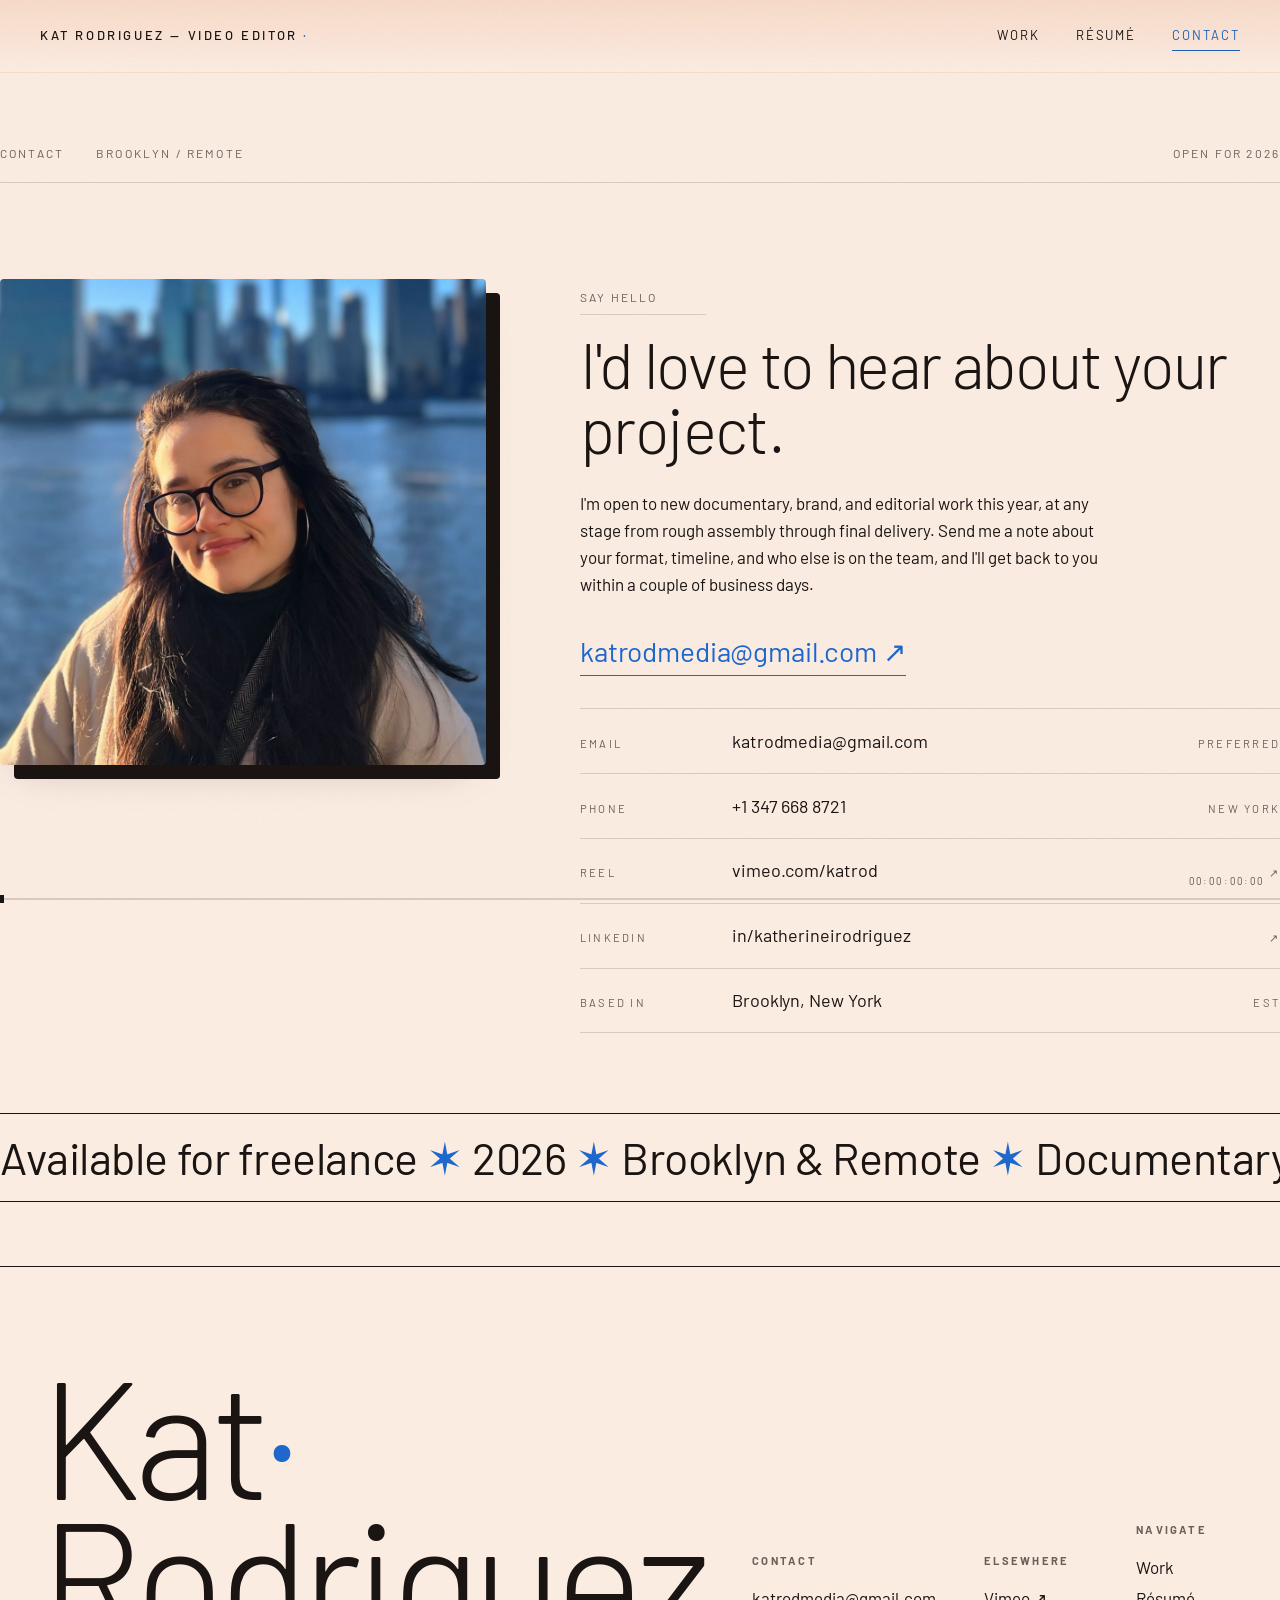
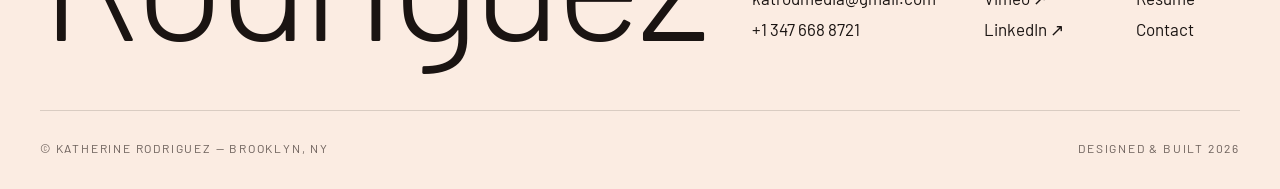
<file: contact.html>
<!doctype html>
<html lang="en">
<head>
  <meta charset="utf-8" />
  <meta name="viewport" content="width=device-width, initial-scale=1" />
  <title>Contact — Kat Rodriguez</title>
  <meta name="description" content="Get in touch with Kat Rodriguez — Brooklyn-based video editor taking on select freelance commissions." />
  <meta property="og:title" content="Contact — Kat Rodriguez" />
  <meta property="og:description" content="Brooklyn-based video editor taking select freelance commissions." />
  <meta property="og:image" content="assets/kat3.jpg" />
  <meta name="theme-color" content="#FBECE2" />
  <link rel="icon" href="data:image/svg+xml,%3Csvg xmlns='http://www.w3.org/2000/svg' viewBox='0 0 64 64'%3E%3Crect width='64' height='64' fill='%23FBECE2'/%3E%3Ctext x='32' y='44' text-anchor='middle' font-family='Georgia' font-style='italic' font-size='42' fill='%231D67CD'%3EK%3C/text%3E%3C/svg%3E" />
  <link rel="stylesheet" href="styles.css" />
</head>
<body>

<header>
  <a href="index.html" class="mark">Kat Rodriguez<span> — Video Editor</span> <span class="dot">·</span></a>
  <nav>
    <a href="index.html">Work</a>
    <a href="resume.html" class="nav-cv">Résumé</a>
    <a href="contact.html" class="current">Contact</a>
  </nav>
</header>

<main>
  <section class="contact-lead container">
    <div class="slate rise rise-sm">
      <div class="left">
        <span class="label">Contact</span>
        <span class="label">Brooklyn / Remote</span>
      </div>
      <div class="right">
        <span class="label">Open for 2026</span>
      </div>
    </div>
  </section>

  <section class="contact-grid container">
    <div class="contact-photo rise d1">
      <img src="assets/kat3.jpg" alt="Kat Rodriguez" loading="lazy" />
    </div>

    <div class="contact-info">
      <span class="label rise d1">Say hello</span>
      <h1 class="contact-headline rise d2">I&apos;d love to hear about your project.</h1>
      <p class="contact-lede rise d3">I&apos;m open to new documentary, brand, and editorial work this year, at any stage from rough assembly through final delivery. Send me a note about your format, timeline, and who else is on the team, and I&apos;ll get back to you within a couple of business days.</p>

      <a class="contact-email rise d3" href="mailto:katrodmedia@gmail.com">katrodmedia@gmail.com ↗</a>

      <ul class="contact-list rise d4">
        <li>
          <span class="key">Email</span>
          <span class="val"><a href="mailto:katrodmedia@gmail.com">katrodmedia@gmail.com</a></span>
          <span class="ext">Preferred</span>
        </li>
        <li>
          <span class="key">Phone</span>
          <span class="val"><a href="tel:+13476688721">+1 347 668 8721</a></span>
          <span class="ext">New York</span>
        </li>
        <li>
          <span class="key">Reel</span>
          <span class="val"><a href="https://vimeo.com/katrod" target="_blank" rel="noopener">vimeo.com/katrod</a></span>
          <span class="ext">↗</span>
        </li>
        <li>
          <span class="key">LinkedIn</span>
          <span class="val"><a href="https://www.linkedin.com/in/katherineirodriguez" target="_blank" rel="noopener">in/katherineirodriguez</a></span>
          <span class="ext">↗</span>
        </li>
        <li>
          <span class="key">Based in</span>
          <span class="val">Brooklyn, New York</span>
          <span class="ext">EST</span>
        </li>
      </ul>
    </div>
  </section>

  <div class="marquee" aria-hidden="true">
    <div class="marquee-track">
      <span>Available for freelance <span class="dot">✶</span> 2026 <span class="dot">✶</span> Brooklyn &amp; Remote <span class="dot">✶</span> Documentary · Brand · Editorial <span class="dot">✶</span></span>
      <span>Available for freelance <span class="dot">✶</span> 2026 <span class="dot">✶</span> Brooklyn &amp; Remote <span class="dot">✶</span> Documentary · Brand · Editorial <span class="dot">✶</span></span>
    </div>
  </div>
</main>

<footer>
  <div class="container">
    <div class="footer-grid">
      <div class="footer-mark">
        Kat<span class="dot">·</span><br/>
        Rodriguez
      </div>
      <div class="footer-col">
        <h4>Contact</h4>
        <a href="mailto:katrodmedia@gmail.com">katrodmedia@gmail.com</a>
        <a href="tel:+13476688721">+1 347 668 8721</a>
      </div>
      <div class="footer-col">
        <h4>Elsewhere</h4>
        <a href="https://vimeo.com/katrod" target="_blank" rel="noopener">Vimeo ↗</a>
        <a href="https://www.linkedin.com/in/katherineirodriguez" target="_blank" rel="noopener">LinkedIn ↗</a>
      </div>
      <div class="footer-col">
        <h4>Navigate</h4>
        <a href="index.html">Work</a>
        <a href="resume.html">Résumé</a>
        <a href="contact.html">Contact</a>
      </div>
    </div>
    <div class="footer-meta">
      <span>© Katherine Rodriguez — Brooklyn, NY</span>
      <span>Designed &amp; built 2026</span>
    </div>
  </div>
</footer>

<div class="timeline" aria-hidden="true">
  <div class="timeline-progress"></div>
  <div class="timeline-head"></div>
</div>
<div class="timeline-tc" aria-hidden="true" data-scroll-tc>00:00:00:00</div>

<script src="main.js"></script>
</body>
</html>
</file>
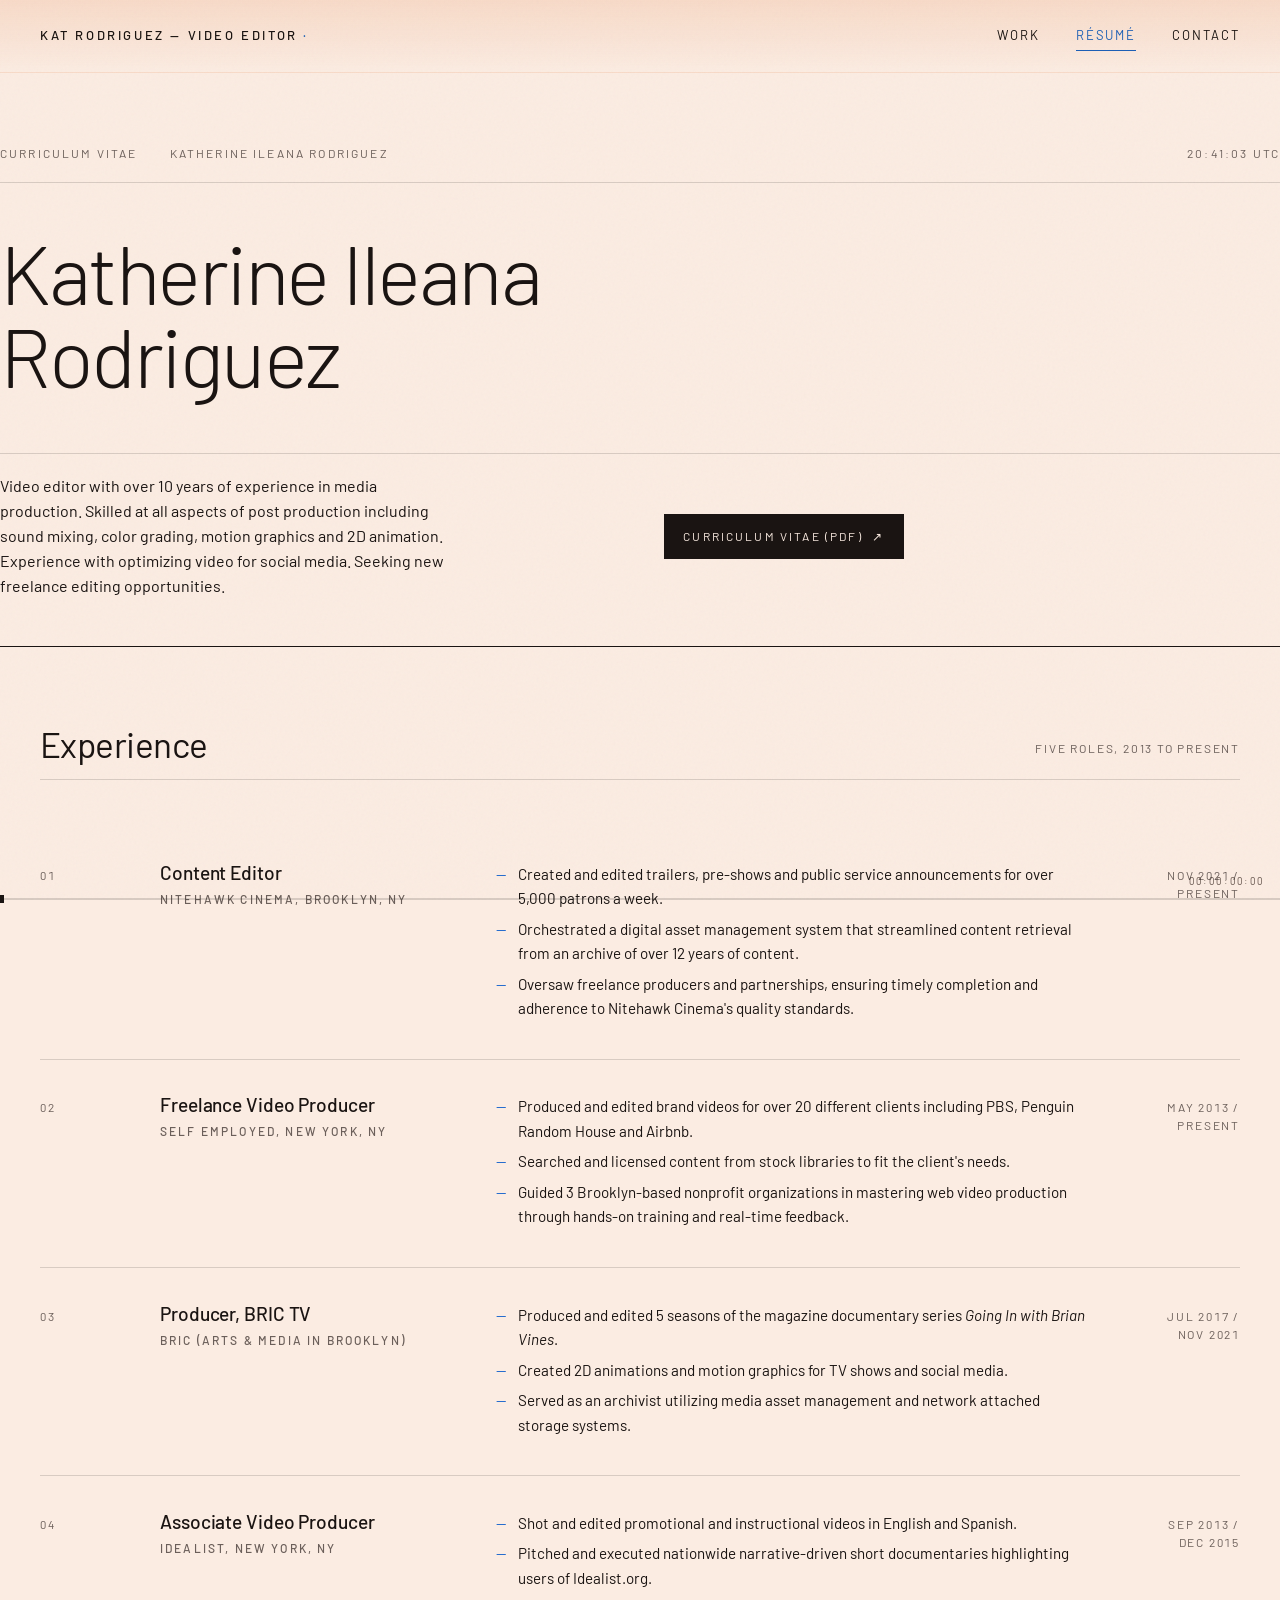
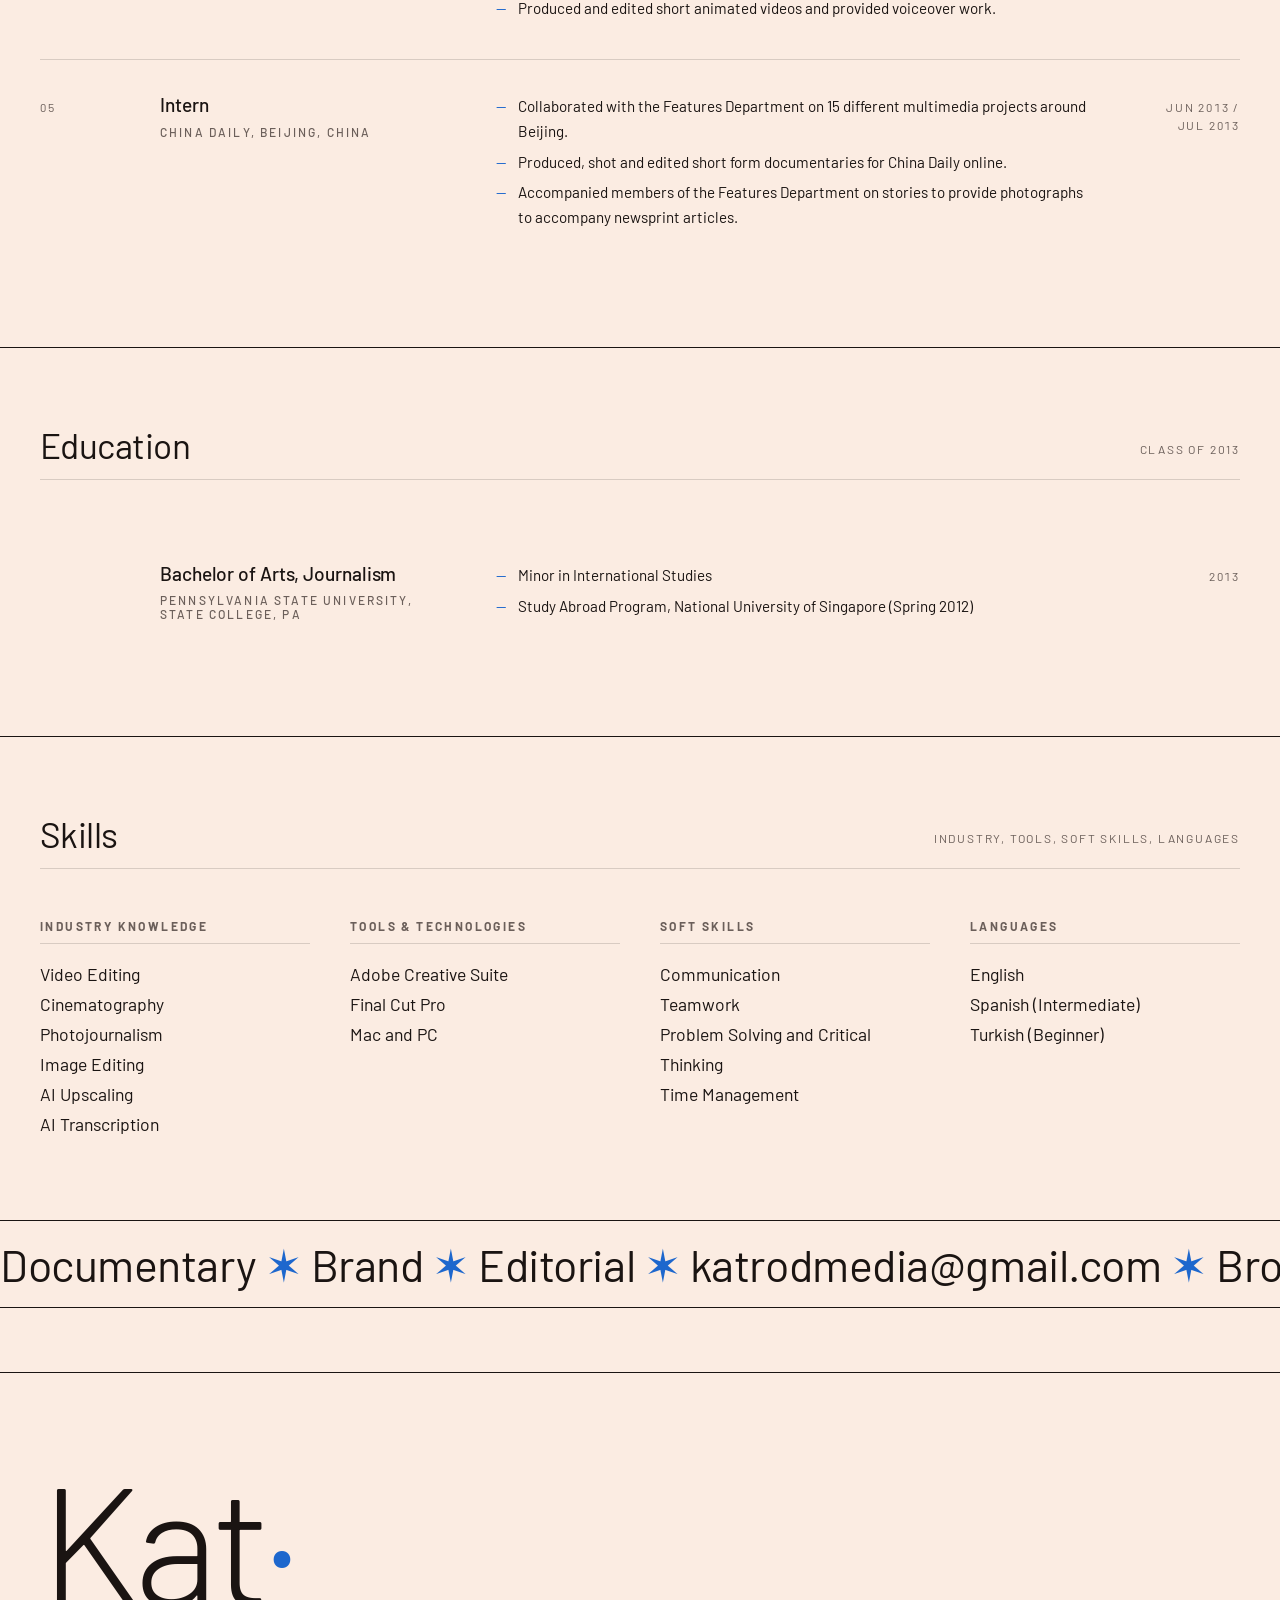
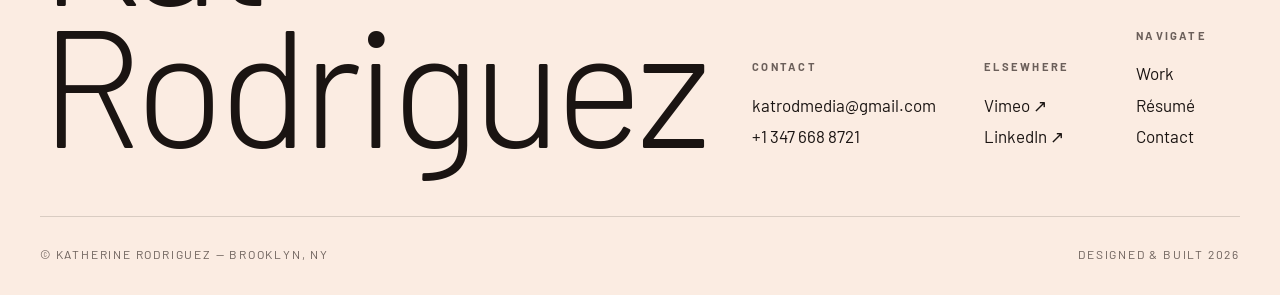
<file: resume.html>
<!doctype html>
<html lang="en">
<head>
  <meta charset="utf-8" />
  <meta name="viewport" content="width=device-width, initial-scale=1" />
  <title>Résumé — Kat Rodriguez</title>
  <meta name="description" content="Résumé of Katherine Ileana Rodriguez — video editor with 10+ years of media production experience across documentary, episodic, and brand work." />
  <meta property="og:title" content="Résumé — Kat Rodriguez" />
  <meta property="og:description" content="Video editor. Ten years across documentary, episodic, and brand work." />
  <meta property="og:image" content="assets/portrait.jpg" />
  <meta name="theme-color" content="#FBECE2" />
  <link rel="icon" href="data:image/svg+xml,%3Csvg xmlns='http://www.w3.org/2000/svg' viewBox='0 0 64 64'%3E%3Crect width='64' height='64' fill='%23FBECE2'/%3E%3Ctext x='32' y='44' text-anchor='middle' font-family='Georgia' font-style='italic' font-size='42' fill='%231D67CD'%3EK%3C/text%3E%3C/svg%3E" />
  <link rel="stylesheet" href="styles.css" />
</head>
<body>

<header>
  <a href="index.html" class="mark">Kat Rodriguez<span> — Video Editor</span> <span class="dot">·</span></a>
  <nav>
    <a href="index.html">Work</a>
    <a href="resume.html" class="current nav-cv">Résumé</a>
    <a href="contact.html">Contact</a>
  </nav>
</header>

<main>
  <section class="resume-head container">
    <div class="slate rise rise-sm">
      <div class="left">
        <span class="label">Curriculum Vitae</span>
        <span class="label">Katherine Ileana Rodriguez</span>
      </div>
      <div class="right">
        <span class="label" data-clock>—</span>
      </div>
    </div>

    <h1 class="resume-name rise d1">Katherine Ileana Rodriguez</h1>

    <div class="resume-sub rise d3">
      <p>Video editor with over 10 years of experience in media production. Skilled at all aspects of post production including sound mixing, color grading, motion graphics and 2D animation. Experience with optimizing video for social media. Seeking new freelance editing opportunities.</p>
      <div>
        <a class="btn" href="assets/kat-rodriguez-resume.pdf" target="_blank" rel="noopener">
          Curriculum Vitae (PDF) <span class="arrow">↗</span>
        </a>
      </div>
    </div>
  </section>

  <section class="resume-section reveal">
    <div class="container">
      <div class="resume-section-head">
        <h2>Experience</h2>
        <span class="meta">Five roles, 2013 to present</span>
      </div>

      <div class="resume-row">
        <span class="idx">01</span>
        <div class="resume-role">
          Content Editor
          <span class="company">Nitehawk Cinema, Brooklyn, NY</span>
        </div>
        <ul class="resume-bullets">
          <li>Created and edited trailers, pre-shows and public service announcements for over 5,000 patrons a week.</li>
          <li>Orchestrated a digital asset management system that streamlined content retrieval from an archive of over 12 years of content.</li>
          <li>Oversaw freelance producers and partnerships, ensuring timely completion and adherence to Nitehawk Cinema&apos;s quality standards.</li>
        </ul>
        <span class="resume-dates">Nov 2021 / <br/>Present</span>
      </div>

      <div class="resume-row">
        <span class="idx">02</span>
        <div class="resume-role">
          Freelance Video Producer
          <span class="company">Self Employed, New York, NY</span>
        </div>
        <ul class="resume-bullets">
          <li>Produced and edited brand videos for over 20 different clients including PBS, Penguin Random House and Airbnb.</li>
          <li>Searched and licensed content from stock libraries to fit the client&apos;s needs.</li>
          <li>Guided 3 Brooklyn-based nonprofit organizations in mastering web video production through hands-on training and real-time feedback.</li>
        </ul>
        <span class="resume-dates">May 2013 / <br/>Present</span>
      </div>

      <div class="resume-row">
        <span class="idx">03</span>
        <div class="resume-role">
          Producer, BRIC TV
          <span class="company">BRIC (Arts &amp; Media in Brooklyn)</span>
        </div>
        <ul class="resume-bullets">
          <li>Produced and edited 5 seasons of the magazine documentary series <em>Going In with Brian Vines</em>.</li>
          <li>Created 2D animations and motion graphics for TV shows and social media.</li>
          <li>Served as an archivist utilizing media asset management and network attached storage systems.</li>
        </ul>
        <span class="resume-dates">Jul 2017 / <br/>Nov 2021</span>
      </div>

      <div class="resume-row">
        <span class="idx">04</span>
        <div class="resume-role">
          Associate Video Producer
          <span class="company">Idealist, New York, NY</span>
        </div>
        <ul class="resume-bullets">
          <li>Shot and edited promotional and instructional videos in English and Spanish.</li>
          <li>Pitched and executed nationwide narrative-driven short documentaries highlighting users of Idealist.org.</li>
          <li>Produced and edited short animated videos and provided voiceover work.</li>
        </ul>
        <span class="resume-dates">Sep 2013 / <br/>Dec 2015</span>
      </div>

      <div class="resume-row">
        <span class="idx">05</span>
        <div class="resume-role">
          Intern
          <span class="company">China Daily, Beijing, China</span>
        </div>
        <ul class="resume-bullets">
          <li>Collaborated with the Features Department on 15 different multimedia projects around Beijing.</li>
          <li>Produced, shot and edited short form documentaries for China Daily online.</li>
          <li>Accompanied members of the Features Department on stories to provide photographs to accompany newsprint articles.</li>
        </ul>
        <span class="resume-dates">Jun 2013 / <br/>Jul 2013</span>
      </div>
    </div>
  </section>

  <section class="resume-section reveal">
    <div class="container">
      <div class="resume-section-head">
        <h2>Education</h2>
        <span class="meta">Class of 2013</span>
      </div>

      <div class="resume-row">
        <span class="idx" aria-hidden="true"></span>
        <div class="resume-role">
          Bachelor of Arts, Journalism
          <span class="company">Pennsylvania State University, State College, PA</span>
        </div>
        <ul class="resume-bullets">
          <li>Minor in International Studies</li>
          <li>Study Abroad Program, National University of Singapore (Spring 2012)</li>
        </ul>
        <span class="resume-dates">2013</span>
      </div>
    </div>
  </section>

  <section class="resume-section reveal">
    <div class="container">
      <div class="resume-section-head">
        <h2>Skills</h2>
        <span class="meta">Industry, tools, soft skills, languages</span>
      </div>

      <div class="skills-grid">
        <div class="skill-col">
          <h3>Industry Knowledge</h3>
          <ul>
            <li>Video Editing</li>
            <li>Cinematography</li>
            <li>Photojournalism</li>
            <li>Image Editing</li>
            <li>AI Upscaling</li>
            <li>AI Transcription</li>
          </ul>
        </div>
        <div class="skill-col">
          <h3>Tools &amp; Technologies</h3>
          <ul>
            <li>Adobe Creative Suite</li>
            <li>Final Cut Pro</li>
            <li>Mac and PC</li>
          </ul>
        </div>
        <div class="skill-col">
          <h3>Soft Skills</h3>
          <ul>
            <li>Communication</li>
            <li>Teamwork</li>
            <li>Problem Solving and Critical Thinking</li>
            <li>Time Management</li>
          </ul>
        </div>
        <div class="skill-col">
          <h3>Languages</h3>
          <ul>
            <li>English</li>
            <li>Spanish (Intermediate)</li>
            <li>Turkish (Beginner)</li>
          </ul>
        </div>
      </div>
    </div>
  </section>

  <div class="marquee" aria-hidden="true">
    <div class="marquee-track">
      <span>Documentary <span class="dot">✶</span> Brand <span class="dot">✶</span> Editorial <span class="dot">✶</span> katrodmedia@gmail.com <span class="dot">✶</span> Brooklyn, NY <span class="dot">✶</span></span>
      <span>Documentary <span class="dot">✶</span> Brand <span class="dot">✶</span> Editorial <span class="dot">✶</span> katrodmedia@gmail.com <span class="dot">✶</span> Brooklyn, NY <span class="dot">✶</span></span>
    </div>
  </div>
</main>

<footer>
  <div class="container">
    <div class="footer-grid">
      <div class="footer-mark">
        Kat<span class="dot">·</span><br/>
        Rodriguez
      </div>
      <div class="footer-col">
        <h4>Contact</h4>
        <a href="mailto:katrodmedia@gmail.com">katrodmedia@gmail.com</a>
        <a href="tel:+13476688721">+1 347 668 8721</a>
      </div>
      <div class="footer-col">
        <h4>Elsewhere</h4>
        <a href="https://vimeo.com/katrod" target="_blank" rel="noopener">Vimeo ↗</a>
        <a href="https://www.linkedin.com/in/katherineirodriguez" target="_blank" rel="noopener">LinkedIn ↗</a>
      </div>
      <div class="footer-col">
        <h4>Navigate</h4>
        <a href="index.html">Work</a>
        <a href="resume.html">Résumé</a>
        <a href="contact.html">Contact</a>
      </div>
    </div>
    <div class="footer-meta">
      <span>© Katherine Rodriguez — Brooklyn, NY</span>
      <span>Designed &amp; built 2026</span>
    </div>
  </div>
</footer>

<div class="timeline" aria-hidden="true">
  <div class="timeline-progress"></div>
  <div class="timeline-head"></div>
</div>
<div class="timeline-tc" aria-hidden="true" data-scroll-tc>00:00:00:00</div>

<script src="main.js"></script>
</body>
</html>
</file>
<file: styles.css>
@import url('https://fonts.googleapis.com/css2?family=Barlow:ital,wght@0,300;0,400;0,500;0,600;1,300;1,400;1,500&display=swap');

:root {
  --bg: #FBECE2;
  --bg-deep: #F4E1D2;
  --ink: #1A1412;
  --ink-soft: #6B5F5A;
  --rule-soft: rgba(26, 20, 18, 0.15);
  --accent: #1D67CD;
  --accent-deep: #0D4E9F;
  --mat: #1a1412;
}

* { margin: 0; padding: 0; box-sizing: border-box; }

html { scroll-behavior: smooth; }

body {
  background: var(--bg);
  color: var(--ink);
  font-family: 'Barlow', system-ui, -apple-system, sans-serif;
  font-weight: 400;
  font-size: 17px;
  line-height: 1.5;
  -webkit-font-smoothing: antialiased;
  text-rendering: optimizeLegibility;
  overflow-x: hidden;
}

/* Film grain — gives everything a tactile, photographic feel */
body::before {
  content: '';
  position: fixed; inset: 0;
  background-image: url("data:image/svg+xml,%3Csvg viewBox='0 0 400 400' xmlns='http://www.w3.org/2000/svg'%3E%3Cfilter id='n'%3E%3CfeTurbulence type='fractalNoise' baseFrequency='0.85' numOctaves='3' stitchTiles='stitch'/%3E%3C/filter%3E%3Crect width='100%25' height='100%25' filter='url(%23n)' opacity='0.55'/%3E%3C/svg%3E");
  opacity: 0.06;
  pointer-events: none;
  z-index: 100;
  mix-blend-mode: multiply;
}

::selection { background: var(--accent); color: var(--bg); }

a { color: inherit; text-decoration: none; }

.em { font-style: italic; color: var(--accent); font-weight: 400; }
.mono { font-variant-numeric: tabular-nums; }
.label { font-size: 0.75rem; letter-spacing: 0.18em; text-transform: uppercase; color: var(--ink-soft); }

.container { max-width: 1480px; margin: 0 auto; padding: 0 2.5rem; }

/* ———————————————————————————————————————————————————— header */
header {
  position: fixed; top: 0; left: 0; right: 0;
  padding: 1.5rem 2.5rem;
  display: flex; justify-content: space-between; align-items: center;
  z-index: 110;
  font-size: 0.8125rem;
  letter-spacing: 0.15em;
  text-transform: uppercase;
  mix-blend-mode: multiply;
  background: linear-gradient(to bottom, var(--bg), transparent);
  transition: background 0.3s ease, padding 0.3s ease, border-color 0.3s ease;
  border-bottom: 1px solid transparent;
  transform: translateZ(0);
}
header.scrolled {
  mix-blend-mode: normal;
  background: rgba(251, 236, 226, 0.88);
  -webkit-backdrop-filter: blur(10px) saturate(140%);
  backdrop-filter: blur(10px) saturate(140%);
  border-bottom-color: var(--rule-soft);
  padding-top: 1rem; padding-bottom: 1rem;
}
header .mark { font-weight: 500; letter-spacing: 0.2em; }
header .mark .dot { color: var(--accent); }
header nav { display: flex; gap: 2.25rem; }
header nav a { position: relative; padding: 2px 0; transition: color 0.2s; }
header nav a::after {
  content: ''; position: absolute; bottom: -3px; left: 0; height: 1px;
  width: 100%; background: currentColor; transform: scaleX(0); transform-origin: right;
  transition: transform 0.3s cubic-bezier(0.65, 0, 0.35, 1);
}
header nav a:hover::after, header nav a.current::after { transform: scaleX(1); transform-origin: left; }
header nav a.current { color: var(--accent); }

/* ———————————————————————————————————————————————————— hero */
.hero { padding: 8rem 0 3rem; position: relative; }
.slate {
  display: flex; justify-content: space-between; align-items: baseline;
  padding-bottom: 1.25rem; margin-bottom: 3rem;
  border-bottom: 1px solid var(--rule-soft);
}
.slate .left, .slate .right { display: flex; gap: 2rem; flex-wrap: wrap; }

.hero-grid {
  display: grid;
  grid-template-columns: 7fr 5fr;
  gap: 4rem;
  align-items: center;
}

.hero-display {
  font-family: 'Barlow', sans-serif;
  font-weight: 300;
  font-size: clamp(2.75rem, 7.5vw, 6.75rem);
  line-height: 1;
  letter-spacing: -0.025em;
  max-width: 12ch;
}
.hero-display .em { font-weight: 300; }

.hero-sub { margin-top: 2.25rem; max-width: 42ch; }
.hero-sub p { font-size: 1.0625rem; line-height: 1.55; margin-bottom: 1rem; color: var(--ink); }
.hero-sub p:last-child { margin-bottom: 0; color: var(--ink-soft); }

.hero-ctas { margin-top: 2.5rem; display: flex; gap: 0.75rem; flex-wrap: wrap; }

.hero-photo {
  aspect-ratio: 4/5;
  position: relative;
  margin-right: 14px;
  margin-bottom: 14px;
}
.hero-photo::before {
  content: '';
  position: absolute; inset: 0;
  background: var(--mat);
  transform: translate(14px, 14px);
  border-radius: 4px;
  z-index: 0;
  transition: transform 0.6s cubic-bezier(0.2, 0, 0, 1);
}
.hero-photo img {
  position: relative;
  z-index: 1;
  width: 100%; height: 100%;
  object-fit: cover;
  border-radius: 4px;
  display: block;
  box-shadow: 0 20px 40px -24px rgba(26, 20, 18, 0.35);
  transition: transform 0.6s cubic-bezier(0.2, 0, 0, 1);
}
.hero-photo:hover::before { transform: translate(18px, 18px); }
.hero-photo:hover img { transform: translate(-2px, -2px); }
.hero-photo::after {
  content: attr(data-caption);
  position: absolute;
  top: calc(100% + 1.5rem);
  left: 0;
  font-size: 0.7rem;
  letter-spacing: 0.22em;
  text-transform: uppercase;
  color: var(--ink-soft);
  z-index: 2;
}

/* ———————————————————————————————————————————————————— selected works */
.works { padding: 6rem 0 3rem; scroll-margin-top: 4rem; }
.works-head {
  display: flex; justify-content: space-between; align-items: baseline;
  padding-bottom: 1.25rem; margin-bottom: 0;
  border-bottom: 1px solid var(--ink);
}
.works-head .title { font-family: 'Barlow', sans-serif; font-weight: 400; font-size: clamp(1.5rem, 2.75vw, 2.25rem); line-height: 1; letter-spacing: -0.015em; }
.works-head .count { font-size: 0.8125rem; letter-spacing: 0.15em; text-transform: uppercase; color: var(--ink-soft); }

.project {
  display: grid;
  grid-template-columns: 3rem 1fr 2.5rem;
  gap: 2.5rem;
  align-items: start;
  padding: 2.25rem 0;
  border-bottom: 1px solid var(--rule-soft);
  transition: padding 0.35s cubic-bezier(0.2, 0, 0, 1), color 0.25s;
  cursor: pointer;
  position: relative;
}
.project:hover { padding-left: 1.5rem; color: var(--accent); }
.project::before {
  content: ''; position: absolute; left: 0; top: 50%;
  width: 0.5rem; height: 1px; background: var(--accent);
  opacity: 0; transform: translateX(-0.5rem);
  transition: opacity 0.3s, transform 0.3s;
}
.project:hover::before { opacity: 1; transform: translateX(0); }
.project .num { font-size: 0.75rem; letter-spacing: 0.15em; color: var(--ink-soft); font-variant-numeric: tabular-nums; padding-top: 0.6rem; }
.project .title {
  font-family: 'Barlow', sans-serif;
  font-weight: 400;
  font-size: clamp(1.4rem, 3vw, 2.5rem);
  line-height: 1.05;
  letter-spacing: -0.015em;
}
.project .title em { font-style: italic; font-weight: 400; color: var(--ink-soft); }
.project:hover .title em { color: currentColor; }
.project-meta {
  list-style: none;
  display: flex;
  flex-wrap: wrap;
  gap: 0.45rem 1.25rem;
  margin-top: 0.85rem;
  font-size: 0.7rem;
  letter-spacing: 0.18em;
  text-transform: uppercase;
  color: var(--ink-soft);
  font-variant-numeric: tabular-nums;
}
.project-meta li { position: relative; }
.project-meta li + li::before {
  content: ''; position: absolute; left: -0.7rem; top: 50%;
  width: 3px; height: 3px;
  border-radius: 50%;
  background: var(--rule-soft);
  transform: translateY(-50%);
}
.project:hover .project-meta { color: inherit; }
.project:hover .project-meta li + li::before { background: currentColor; opacity: 0.35; }
.project .arrow {
  font-size: 1.35rem; padding-top: 0.35rem; text-align: right;
  transition: transform 0.35s cubic-bezier(0.2, 0, 0, 1);
}
.project:hover .arrow { transform: translate(4px, -4px); }

.project-thumb { display: none; }

.works-foot {
  display: grid;
  grid-template-columns: 1fr auto;
  gap: 2rem;
  align-items: center;
  padding: 2.5rem 1.25rem 2.5rem 0;
  border-top: 1px solid var(--ink);
  margin-top: 1rem;
  color: var(--ink);
  text-decoration: none;
  transition: color 0.25s, padding 0.4s cubic-bezier(0.2, 0, 0, 1);
  position: relative;
  overflow: hidden;
}
.works-foot::after {
  content: ''; position: absolute; left: 0; right: 0; bottom: 0;
  height: 0; background: var(--ink);
  transition: height 0.35s cubic-bezier(0.2, 0, 0, 1);
}
.works-foot:hover { padding-left: 1.5rem; color: var(--bg); }
.works-foot:hover::after { height: 100%; top: 0; }
.works-foot > * { position: relative; z-index: 1; }
.works-foot .label {
  display: block;
  font-size: 0.75rem; letter-spacing: 0.2em; text-transform: uppercase;
  color: var(--ink-soft);
  margin-bottom: 0.4rem;
  transition: color 0.25s;
}
.works-foot:hover .label { color: rgba(251,236,226,0.6); }
.works-foot .prompt {
  font-family: 'Barlow', sans-serif;
  font-weight: 300;
  font-size: clamp(1.75rem, 3.75vw, 2.75rem);
  line-height: 1;
  letter-spacing: -0.02em;
}
.works-foot .arrow {
  font-size: clamp(1.75rem, 3.5vw, 2.5rem);
  line-height: 1;
  transition: transform 0.4s cubic-bezier(0.2, 0, 0, 1);
}
.works-foot:hover .arrow { transform: translate(8px, -8px); }

/* Hover preview — floats near cursor */
.preview {
  position: fixed;
  width: 420px; aspect-ratio: 16/9;
  pointer-events: none;
  opacity: 0;
  transform: translate(-50%, -50%) scale(0.92) rotate(-1.5deg);
  transition: opacity 0.28s cubic-bezier(0.2, 0, 0, 1), transform 0.28s cubic-bezier(0.2, 0, 0, 1);
  z-index: 40;
  overflow: hidden;
  box-shadow: 0 30px 80px -20px rgba(26,20,18,0.35);
}
.preview.active { opacity: 1; transform: translate(-50%, -50%) scale(1) rotate(-1.5deg); }
.pv-media { position: absolute; inset: 0; overflow: hidden; background: #0b0706; }
.pv-thumb { width: 100%; height: 100%; object-fit: cover; display: block; filter: saturate(1.05); }
.pv-video { position: absolute; inset: 0; opacity: 0; transition: opacity 0.35s ease; pointer-events: none; }
.pv-video.ready { opacity: 1; }
.pv-video iframe { width: 100%; height: 100%; border: 0; pointer-events: none; }
.preview-chrome {
  position: absolute; inset: 0; display: flex; flex-direction: column; justify-content: space-between;
  padding: 0.75rem 1rem; color: white;
  font-size: 0.6875rem; letter-spacing: 0.2em; text-transform: uppercase;
  background: linear-gradient(to bottom, rgba(0,0,0,0.45), rgba(0,0,0,0.1) 30%, rgba(0,0,0,0) 60%, rgba(0,0,0,0.55));
  font-variant-numeric: tabular-nums;
}
.preview-chrome .tc { display: flex; justify-content: space-between; }
.preview-chrome .play { display: flex; justify-content: space-between; align-items: center; }
.preview-chrome .play-btn {
  display: inline-flex; align-items: center; gap: 0.5rem;
  font-size: 0.6875rem; letter-spacing: 0.25em;
}

/* ———————————————————————————————————————————————————— clients masthead */
.clients {
  padding: 6rem 0 4rem;
}
.clients-head {
  display: flex; justify-content: space-between; align-items: baseline;
  padding-bottom: 1.25rem; margin-bottom: 2.5rem;
  border-bottom: 1px solid var(--rule-soft);
}
.clients-head .title {
  font-family: 'Barlow', sans-serif; font-weight: 400;
  font-size: clamp(1.25rem, 2.25vw, 1.875rem);
  line-height: 1; letter-spacing: -0.01em;
}
.clients-head .count { font-size: 0.75rem; letter-spacing: 0.15em; text-transform: uppercase; color: var(--ink-soft); }

.clients-grid {
  display: grid;
  grid-template-columns: repeat(3, 1fr);
  gap: 0;
}
.clients-grid li {
  list-style: none;
  font-family: 'Barlow', sans-serif;
  font-weight: 300;
  font-size: clamp(1.35rem, 2.3vw, 1.85rem);
  line-height: 1.2;
  letter-spacing: -0.015em;
  padding: 1rem 0;
  border-top: 1px solid var(--rule-soft);
  position: relative;
  display: flex;
  flex-direction: column;
}
.clients-grid li:nth-child(-n+3) { border-top: 0; padding-top: 0; }
.clients-grid li .role {
  display: block;
  font-size: 0.7rem; letter-spacing: 0.2em; text-transform: uppercase;
  color: var(--ink-soft); font-weight: 400;
  margin-top: auto;
  padding-top: 0.75rem;
}

/* ———————————————————————————————————————————————————— timeline playhead */
.timeline {
  position: fixed;
  bottom: 0; left: 0; right: 0;
  height: 2px;
  background: var(--rule-soft);
  z-index: 55;
  pointer-events: none;
}
.timeline-progress {
  height: 100%;
  width: 0;
  background: var(--ink);
  transition: width 0.08s linear;
}
.timeline-head {
  position: absolute;
  top: -3px; left: 0;
  width: 8px; height: 8px;
  background: var(--ink);
  transform: translateX(-4px);
  transition: left 0.08s linear;
}
.timeline-tc {
  position: fixed;
  bottom: 10px; right: 1rem;
  font-size: 0.65rem; letter-spacing: 0.2em;
  color: var(--ink-soft);
  font-variant-numeric: tabular-nums;
  pointer-events: none;
  z-index: 55;
  mix-blend-mode: multiply;
}

/* ———————————————————————————————————————————————————— about strip */
.about {
  display: grid; grid-template-columns: 5fr 7fr;
  gap: 4rem; align-items: center;
  padding: 9rem 0;
}
.about-photo {
  aspect-ratio: 4/5;
  overflow: hidden;
  position: relative;
  background: var(--accent);
}
.about-photo img {
  width: 100%; height: 100%; object-fit: cover;
  mix-blend-mode: multiply;
  filter: contrast(1.08) saturate(0.9);
  transition: transform 1.2s cubic-bezier(0.2, 0, 0, 1);
}
.about-photo:hover img { transform: scale(1.03); }
.about-photo::after {
  content: attr(data-caption);
  position: absolute; bottom: 0.75rem; left: 0.75rem;
  color: var(--bg);
  font-size: 0.6875rem; letter-spacing: 0.22em; text-transform: uppercase;
  mix-blend-mode: difference;
}
.about-text { font-family: 'Barlow', sans-serif; font-weight: 400; font-size: clamp(1.1rem, 1.5vw, 1.25rem); line-height: 1.6; max-width: 50ch; }
.about-text p + p { margin-top: 1.25rem; }
.about-text a { color: var(--accent); border-bottom: 1px solid currentColor; padding-bottom: 1px; }
.about-text a:hover { color: var(--accent-deep); }

.about-meta {
  margin-top: 3rem;
  display: grid; grid-template-columns: 1fr 1fr 1fr; gap: 2rem;
  padding-top: 1.25rem;
  border-top: 1px solid var(--rule-soft);
  font-family: 'Barlow', sans-serif;
}
.about-meta dt { font-size: 0.7rem; letter-spacing: 0.18em; text-transform: uppercase; color: var(--ink-soft); margin-bottom: 0.35rem; }
.about-meta dd { font-size: 0.9rem; }

/* ———————————————————————————————————————————————————— marquee */
.marquee {
  overflow: hidden; white-space: nowrap;
  border-top: 1px solid var(--ink); border-bottom: 1px solid var(--ink);
  padding: 1.3rem 0;
  font-family: 'Barlow', sans-serif;
  font-weight: 400;
  font-size: clamp(1.5rem, 3.5vw, 3rem);
  letter-spacing: -0.01em;
  line-height: 1;
}
.marquee-track { display: inline-flex; gap: 2rem; animation: marquee 55s linear infinite; white-space: nowrap; will-change: transform; }
.marquee-track .dot { color: var(--accent); }
@keyframes marquee { from { transform: translateX(0); } to { transform: translateX(-50%); } }

/* ———————————————————————————————————————————————————— footer */
footer {
  padding: 6rem 0 2rem;
  border-top: 1px solid var(--ink);
  margin-top: 4rem;
}
.footer-grid { display: grid; grid-template-columns: 2fr 1fr 1fr 1fr; gap: 3rem; align-items: end; }
.footer-mark {
  font-family: 'Barlow', sans-serif; font-weight: 300;
  font-size: clamp(4rem, 13vw, 13rem);
  line-height: 0.85;
  letter-spacing: -0.04em;
}
.footer-mark .dot { color: var(--accent); }
.footer-col h4 { font-size: 0.7rem; letter-spacing: 0.2em; text-transform: uppercase; margin-bottom: 0.85rem; color: var(--ink-soft); }
.footer-col a { display: block; padding: 0.18rem 0; transition: color 0.2s, transform 0.2s; }
.footer-col a:hover { color: var(--accent); transform: translateX(0.35rem); }
.footer-meta {
  padding-top: 1.75rem; margin-top: 4rem;
  border-top: 1px solid var(--rule-soft);
  display: flex; justify-content: space-between; flex-wrap: wrap; gap: 1rem;
  font-size: 0.75rem; letter-spacing: 0.15em; text-transform: uppercase;
  color: var(--ink-soft);
}

/* ———————————————————————————————————————————————————— lightbox */
.lightbox {
  position: fixed; inset: 0;
  background: rgba(10, 7, 5, 0.94);
  display: flex; align-items: center; justify-content: center;
  z-index: 200;
  opacity: 0; pointer-events: none;
  transition: opacity 0.35s cubic-bezier(0.2, 0, 0, 1);
  backdrop-filter: blur(6px);
}
.lightbox.active { opacity: 1; pointer-events: all; }
.lightbox-inner { width: 92%; max-width: 1280px; aspect-ratio: 16/9; position: relative; box-shadow: 0 50px 120px -10px rgba(0,0,0,0.6); }
.lightbox iframe { width: 100%; height: 100%; border: 0; display: block; background: black; }
.lightbox-close {
  position: absolute; top: -2.75rem; right: 0;
  background: none; border: none; color: rgba(255,255,255,0.7); cursor: pointer;
  font-size: 0.75rem; letter-spacing: 0.25em; text-transform: uppercase;
  padding: 0.5rem 0.5rem 0.5rem 1rem; transition: color 0.2s;
  font-family: 'Barlow', sans-serif;
}
.lightbox-close:hover { color: white; }

/* ———————————————————————————————————————————————————— resume */
.resume-head { padding: 9rem 0 3rem; }
.resume-name {
  font-family: 'Barlow', sans-serif;
  font-weight: 300;
  font-size: clamp(2.5rem, 6.5vw, 5.5rem);
  line-height: 1;
  letter-spacing: -0.03em;
  max-width: 18ch;
}
.resume-name .em { font-weight: 300; }
.resume-sub {
  display: grid; grid-template-columns: 1fr 1fr;
  gap: 3rem; margin-top: 3.5rem;
  padding-top: 1.25rem;
  border-top: 1px solid var(--rule-soft);
  align-items: center;
}
.resume-sub p { font-size: 1rem; line-height: 1.55; max-width: 50ch; }
.resume-sub > div:last-child { display: flex; align-items: center; }
.btn {
  display: inline-flex; align-items: center; gap: 0.6rem;
  padding: 0.85rem 1.2rem;
  background: var(--ink); color: var(--bg);
  font-size: 0.75rem; letter-spacing: 0.18em; text-transform: uppercase;
  transition: background 0.2s, transform 0.2s;
}
.btn:hover { background: var(--accent); transform: translateY(-2px); }
.btn .arrow { display: inline-block; transition: transform 0.25s cubic-bezier(0.2, 0, 0, 1); }
.btn:hover .arrow { transform: translateY(3px); }

.btn-ghost {
  display: inline-flex; align-items: center; gap: 0.6rem;
  padding: 0.85rem 1.2rem;
  border: 1px solid var(--ink);
  color: var(--ink);
  font-size: 0.75rem; letter-spacing: 0.18em; text-transform: uppercase;
  transition: background 0.2s, color 0.2s, border-color 0.2s;
}
.btn-ghost:hover { background: var(--ink); color: var(--bg); }
.btn-ghost .arrow { display: inline-block; transition: transform 0.2s; }
.btn-ghost:hover .arrow { transform: translate(2px, 0); }

.resume-section { padding: 5rem 0; border-top: 1px solid var(--ink); }
.resume-section-head {
  display: grid; grid-template-columns: 1fr 3fr; gap: 3rem;
  margin-bottom: 3rem;
  padding-bottom: 1rem;
  border-bottom: 1px solid var(--rule-soft);
}
.resume-section-head h2 { font-family: 'Barlow', sans-serif; font-weight: 400; font-size: clamp(1.5rem, 2.75vw, 2.25rem); line-height: 1; letter-spacing: -0.015em; }
.resume-section-head .meta { font-size: 0.75rem; letter-spacing: 0.15em; text-transform: uppercase; color: var(--ink-soft); text-align: right; padding-top: 0.75rem; }

.resume-row {
  display: grid; grid-template-columns: 5rem 1fr 2fr 7rem;
  gap: 2.5rem;
  padding: 2rem 0;
  border-bottom: 1px solid var(--rule-soft);
  align-items: baseline;
}
.resume-row:last-of-type { border-bottom: 0; }
.resume-row .idx { font-size: 0.75rem; letter-spacing: 0.15em; color: var(--ink-soft); font-variant-numeric: tabular-nums; padding-top: 0.4rem; }
.resume-role {
  font-family: 'Barlow', sans-serif;
  font-weight: 500;
  font-size: clamp(1.1rem, 1.5vw, 1.35rem);
  line-height: 1.2;
  letter-spacing: -0.005em;
}
.resume-role .company {
  display: block;
  font-family: 'Barlow', sans-serif; font-weight: 500;
  font-size: 0.75rem; letter-spacing: 0.18em; text-transform: uppercase;
  color: var(--ink-soft); margin-top: 0.5rem;
}
.resume-bullets { font-size: 0.95rem; line-height: 1.6; }
.resume-bullets li { list-style: none; padding-left: 1.35rem; position: relative; margin-bottom: 0.4rem; }
.resume-bullets li::before { content: '—'; position: absolute; left: 0; color: var(--accent); }
.resume-dates {
  font-size: 0.75rem; letter-spacing: 0.15em; text-transform: uppercase;
  color: var(--ink-soft); text-align: right;
  font-variant-numeric: tabular-nums;
  padding-top: 0.4rem;
}

.skills-grid { display: grid; grid-template-columns: repeat(4, 1fr); gap: 2.5rem; }
@media (max-width: 1100px) { .skills-grid { grid-template-columns: repeat(2, 1fr); } }
.skill-col h3 { font-size: 0.75rem; letter-spacing: 0.2em; text-transform: uppercase; margin-bottom: 1rem; color: var(--ink-soft); padding-bottom: 0.5rem; border-bottom: 1px solid var(--rule-soft); }
.skill-col ul { list-style: none; }
.skill-col li { font-family: 'Barlow', sans-serif; font-weight: 400; font-size: 1.1rem; line-height: 1.7; }

/* ———————————————————————————————————————————————————— contact */
.contact-lead { padding: 9rem 0 0; }

.contact-headline {
  font-family: 'Barlow', sans-serif;
  font-weight: 300;
  font-size: clamp(2.25rem, 5vw, 4rem);
  line-height: 1.02;
  letter-spacing: -0.025em;
  margin-top: 1rem;
  max-width: 18ch;
}

.contact-lede {
  font-size: 1.0625rem;
  line-height: 1.6;
  max-width: 52ch;
  margin-top: 1.75rem;
  color: var(--ink);
}

.contact-email {
  display: inline-block;
  font-family: 'Barlow', sans-serif;
  font-weight: 400;
  font-size: clamp(1.25rem, 2.5vw, 1.75rem);
  color: var(--accent);
  border-bottom: 1px solid currentColor;
  margin-top: 2rem;
  padding-bottom: 0.2rem;
  letter-spacing: -0.005em;
  transition: color 0.2s, padding 0.25s;
}
.contact-email:hover { color: var(--accent-deep); padding-bottom: 0.4rem; }

.contact-grid {
  display: grid; grid-template-columns: 5fr 7fr;
  gap: 5rem;
  padding: 3rem 0 5rem;
  align-items: start;
}
.contact-info { padding-top: 0.25rem; }
.contact-info .label { display: inline-block; padding-bottom: 0.5rem; border-bottom: 1px solid var(--rule-soft); min-width: 18ch; }
.contact-photo {
  aspect-ratio: 1/1;
  position: relative;
  margin-right: 14px;
  margin-bottom: 14px;
}
.contact-photo::before {
  content: '';
  position: absolute; inset: 0;
  background: var(--mat);
  transform: translate(14px, 14px);
  border-radius: 4px;
  z-index: 0;
  transition: transform 0.6s cubic-bezier(0.2, 0, 0, 1);
}
.contact-photo img {
  position: relative; z-index: 1;
  width: 100%; height: 100%;
  object-fit: cover;
  border-radius: 4px;
  display: block;
  box-shadow: 0 20px 40px -24px rgba(26, 20, 18, 0.35);
  transition: transform 0.6s cubic-bezier(0.2, 0, 0, 1);
}
.contact-photo:hover::before { transform: translate(18px, 18px); }
.contact-photo:hover img { transform: translate(-2px, -2px); }

.contact-list { list-style: none; border-top: 1px solid var(--rule-soft); margin-top: 2rem; }
.contact-list li {
  display: grid; grid-template-columns: 8rem 1fr auto;
  gap: 1.5rem; padding: 1.15rem 0;
  border-bottom: 1px solid var(--rule-soft);
  align-items: baseline;
}
.contact-list .key { font-size: 0.7rem; letter-spacing: 0.2em; text-transform: uppercase; color: var(--ink-soft); padding-top: 0.35rem; }
.contact-list .val { font-family: 'Barlow', sans-serif; font-weight: 400; font-size: 1.125rem; letter-spacing: -0.005em; }
.contact-list a { border-bottom: 1px solid transparent; transition: border-color 0.2s, color 0.2s; }
.contact-list a:hover { color: var(--accent); border-color: currentColor; }
.contact-list .ext { font-size: 0.7rem; letter-spacing: 0.2em; text-transform: uppercase; color: var(--ink-soft); font-family: 'Barlow', sans-serif; padding-top: 0.35rem; }

/* ———————————————————————————————————————————————————— intro animation */
@keyframes rise { from { opacity: 0; transform: translateY(24px); } to { opacity: 1; transform: translateY(0); } }
@keyframes riseSmall { from { opacity: 0; transform: translateY(10px); } to { opacity: 1; transform: translateY(0); } }
.rise { animation: rise 0.95s cubic-bezier(0.2, 0, 0, 1) both; }
span.rise { display: inline-block; }
.rise-sm { animation: riseSmall 0.7s cubic-bezier(0.2, 0, 0, 1) both; }
.d1 { animation-delay: 0.08s; } .d2 { animation-delay: 0.18s; } .d3 { animation-delay: 0.28s; } .d4 { animation-delay: 0.38s; } .d5 { animation-delay: 0.48s; }

/* Scroll reveal (toggled by JS) */
.reveal { opacity: 0; transform: translateY(20px); transition: opacity 0.9s cubic-bezier(0.2, 0, 0, 1), transform 0.9s cubic-bezier(0.2, 0, 0, 1); }
.reveal.in { opacity: 1; transform: translateY(0); }

/* ———————————————————————————————————————————————————— responsive */
@media (max-width: 960px) {
  .hero-display { max-width: none; }
  .hero-grid, .hero-sub, .resume-sub, .about, .contact-grid, .skills-grid, .resume-section-head, .footer-grid { grid-template-columns: 1fr; gap: 2.5rem; }
  .hero-photo { max-width: 420px; aspect-ratio: 4/5; }
  .resume-row {
    grid-template-columns: 1fr auto;
    gap: 0.5rem 1.5rem;
    padding: 1.75rem 0;
  }
  .resume-row .idx { grid-column: 1 / -1; }
  .resume-row .resume-role { grid-column: 1; }
  .resume-row .resume-bullets { grid-column: 1 / -1; }
  .resume-row .resume-dates {
    grid-column: 2;
    text-align: right;
    align-self: end;
    white-space: nowrap;
  }
  .resume-section-head .meta { text-align: left; }
  .resume-section-head { margin-bottom: 0; }
  .resume-section-head .meta { display: none; }
  .resume-section { padding: 2.5rem 0; }
  .resume-dates br { display: none; }
  .project { grid-template-columns: 2.5rem 1fr 2rem; gap: 0.5rem 1.25rem; }
  .project-meta { font-size: 0.6875rem; gap: 0.4rem 1rem; }
  .project-thumb {
    display: block;
    position: relative;
    grid-column: 1 / -1;
    aspect-ratio: 16/9;
    margin-bottom: 0.9rem;
    overflow: hidden;
    border-radius: 3px;
    background: #0b0706;
  }
  .project-thumb img {
    width: 100%; height: 100%;
    object-fit: cover; display: block;
    transition: transform 0.4s ease;
  }
  .project:active .project-thumb img { transform: scale(1.02); }
  .project-thumb::after {
    content: '▶';
    position: absolute;
    right: 0.75rem; bottom: 0.6rem;
    width: 2.25rem; height: 2.25rem;
    display: flex; align-items: center; justify-content: center;
    font-size: 0.9rem;
    color: var(--ink);
    background: var(--bg);
    border-radius: 50%;
    box-shadow: 0 4px 16px -4px rgba(0,0,0,0.35);
    pointer-events: none;
  }
  .project:hover, .project:active { padding-left: 0; }
  .clients-grid { grid-template-columns: repeat(2, 1fr); }
  .clients-grid li:nth-child(-n+3) { border-top: 1px solid var(--rule-soft); padding-top: 1rem; }
  .clients-grid li:nth-child(-n+2) { border-top: 0; padding-top: 0; }
  .preview { display: none; }
  .about-photo { max-width: 360px; }
  .contact-photo { max-width: 360px; }
  .contact-list li { grid-template-columns: 1fr auto; gap: 0.5rem 1rem; }
  .contact-list .key { grid-column: 1 / -1; margin-bottom: 0.15rem; padding-top: 0; }
  header {
    padding: 1.1rem 1.25rem; font-size: 0.75rem;
    mix-blend-mode: normal;
    background: rgba(251, 236, 226, 0.96);
    -webkit-backdrop-filter: blur(8px);
    backdrop-filter: blur(8px);
    border-bottom: 1px solid var(--rule-soft);
  }
  header.scrolled { background: rgba(251, 236, 226, 0.96); }
  header nav { gap: 1.25rem; }
  header .mark span { display: none; }
  .container { padding: 0 1.25rem; }
  .hero { padding-top: 7rem; }
  .hero .slate { display: none; }
  .resume-sub > div:last-child { justify-content: center; margin-bottom: 1.5rem; }
  .footer-meta { font-size: 0.65rem; }
}
@media (max-width: 640px) {
  .slate { flex-direction: column; align-items: flex-start; gap: 0.6rem; }
  .slate .left, .slate .right { gap: 0.9rem 1.5rem; }
  .slate [data-clock] { display: none; }
}
@media (max-width: 520px) {
  header { font-size: 0.7rem; padding: 1rem 1.1rem; }
  header nav { gap: 0.95rem; }
  .slate .left, .slate .right { font-size: 0.68rem; gap: 0.6rem 1rem; }
  body { font-size: 16px; }
}
@media (max-width: 380px) {
  header nav { gap: 0.75rem; }
  header .mark { letter-spacing: 0.1em; }
}
</file>
